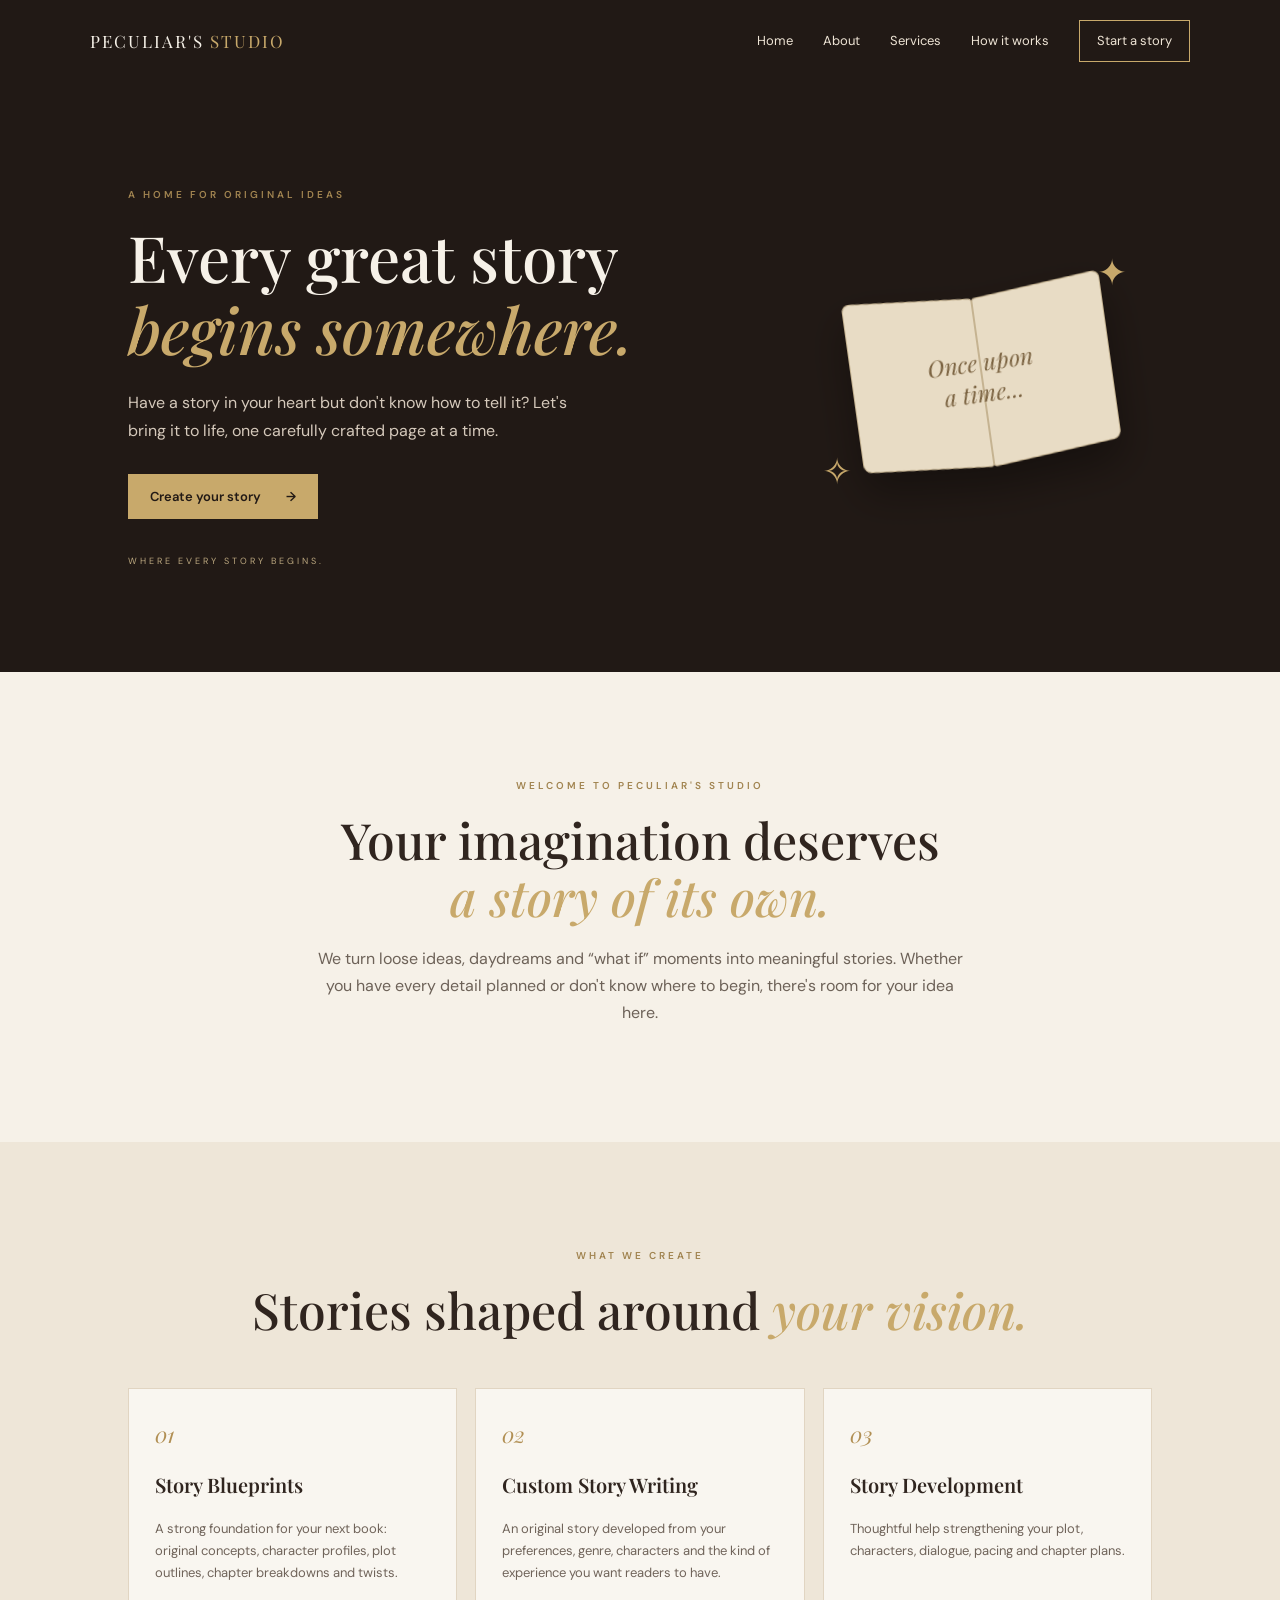
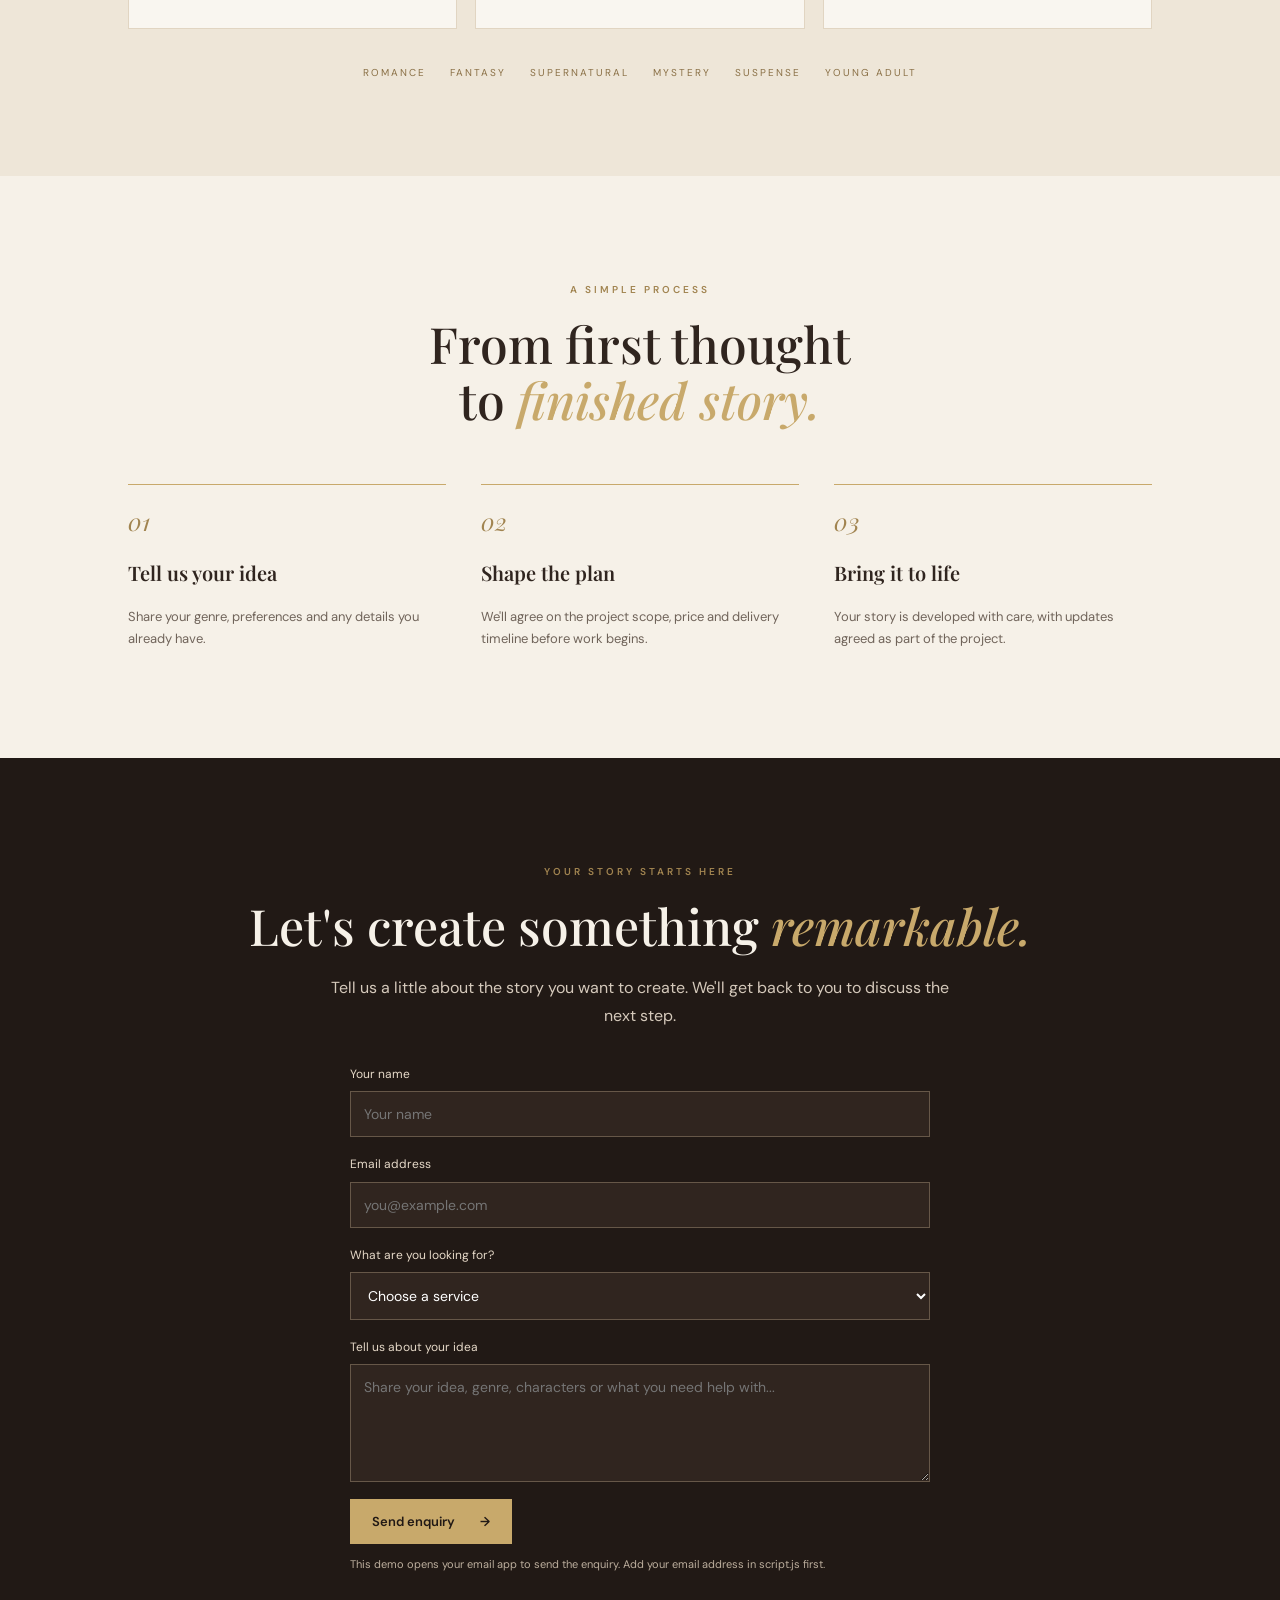
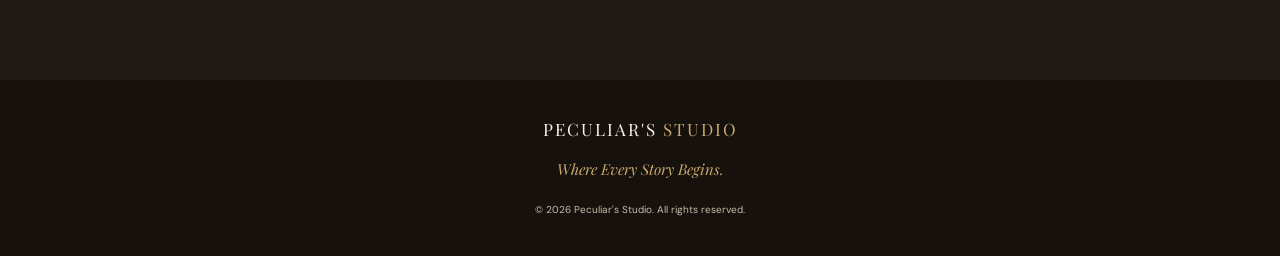
<file: index.html>
<!DOCTYPE html>
<html lang="en">
<head>
  <meta charset="UTF-8">
  <meta name="viewport" content="width=device-width, initial-scale=1.0">
  <title>Peculiar's Studio | Custom Story Writing & Story Development</title>
  <meta name="description" content="Peculiar's Studio offers custom story writing, original story ideas, story blueprints and creative story development. Bring your imagination to life.">
  <link rel="preconnect" href="https://fonts.googleapis.com">
  <link rel="preconnect" href="https://fonts.gstatic.com" crossorigin>
  <link href="https://fonts.googleapis.com/css2?family=DM+Sans:wght@400;500;600&family=Playfair+Display:wght@500;600;700&display=swap" rel="stylesheet">
  <link rel="stylesheet" href="styles.css">
</head>
<body>
  <header class="site-header">
    <a class="brand" href="#home">PECULIAR'S <span>STUDIO</span></a>
    <button class="menu-toggle" aria-label="Open menu" aria-expanded="false">☰</button>
    <nav class="nav">
      <a href="#home">Home</a><a href="#about">About</a><a href="#services">Services</a><a href="#process">How it works</a><a class="nav-cta" href="#contact">Start a story</a>
    </nav>
  </header>

  <main>
    <section class="hero" id="home">
      <div class="hero-content">
        <p class="eyebrow">A HOME FOR ORIGINAL IDEAS</p>
        <h1>Every great story<br><em>begins somewhere.</em></h1>
        <p class="hero-copy">Have a story in your heart but don't know how to tell it? Let's bring it to life, one carefully crafted page at a time.</p>
        <a class="button" href="#contact">Create your story <span>→</span></a>
        <p class="tagline">WHERE EVERY STORY BEGINS.</p>
      </div>
      <div class="hero-art" aria-label="Decorative open book illustration">
        <div class="book"><div class="book-page"></div><div class="book-page right"></div><span>Once upon<br>a time...</span></div>
        <div class="spark spark-one">✦</div><div class="spark spark-two">✧</div>
      </div>
    </section>

    <section class="intro section" id="about">
      <p class="eyebrow">WELCOME TO PECULIAR'S STUDIO</p>
      <h2>Your imagination deserves<br><em>a story of its own.</em></h2>
      <p>We turn loose ideas, daydreams and “what if” moments into meaningful stories. Whether you have every detail planned or don't know where to begin, there's room for your idea here.</p>
    </section>

    <section class="services section" id="services">
      <p class="eyebrow">WHAT WE CREATE</p>
      <h2>Stories shaped around <em>your vision.</em></h2>
      <div class="service-grid">
        <article class="service-card"><span class="number">01</span><h3>Story Blueprints</h3><p>A strong foundation for your next book: original concepts, character profiles, plot outlines, chapter breakdowns and twists.</p></article>
        <article class="service-card"><span class="number">02</span><h3>Custom Story Writing</h3><p>An original story developed from your preferences, genre, characters and the kind of experience you want readers to have.</p></article>
        <article class="service-card"><span class="number">03</span><h3>Story Development</h3><p>Thoughtful help strengthening your plot, characters, dialogue, pacing and chapter plans.</p></article>
      </div>
      <div class="genres"><span>ROMANCE</span><span>FANTASY</span><span>SUPERNATURAL</span><span>MYSTERY</span><span>SUSPENSE</span><span>YOUNG ADULT</span></div>
    </section>

    <section class="process section" id="process">
      <p class="eyebrow">A SIMPLE PROCESS</p><h2>From first thought<br>to <em>finished story.</em></h2>
      <div class="steps">
        <div><b>01</b><h3>Tell us your idea</h3><p>Share your genre, preferences and any details you already have.</p></div>
        <div><b>02</b><h3>Shape the plan</h3><p>We'll agree on the project scope, price and delivery timeline before work begins.</p></div>
        <div><b>03</b><h3>Bring it to life</h3><p>Your story is developed with care, with updates agreed as part of the project.</p></div>
      </div>
    </section>

    <section class="contact section" id="contact">
      <p class="eyebrow">YOUR STORY STARTS HERE</p><h2>Let's create something <em>remarkable.</em></h2>
      <p>Tell us a little about the story you want to create. We'll get back to you to discuss the next step.</p>
      <form id="story-form">
        <label>Your name<input name="name" required placeholder="Your name"></label>
        <label>Email address<input type="email" name="email" required placeholder="you@example.com"></label>
        <label>What are you looking for?
          <select name="service" required><option value="">Choose a service</option><option>Story Blueprint</option><option>Custom Story Writing</option><option>Story Development</option></select>
        </label>
        <label>Tell us about your idea<textarea name="idea" rows="5" required placeholder="Share your idea, genre, characters or what you need help with..."></textarea></label>
        <button class="button" type="submit">Send enquiry <span>→</span></button>
        <p class="form-note">This demo opens your email app to send the enquiry. Add your email address in script.js first.</p>
      </form>
    </section>
  </main>

  <footer><a class="brand" href="#home">PECULIAR'S <span>STUDIO</span></a><p>Where Every Story Begins.</p><small>© <span id="year"></span> Peculiar's Studio. All rights reserved.</small></footer>
  <script src="script.js"></script>
</body>
</html>
</file>
<file: styles.css>
*{box-sizing:border-box}html{scroll-behavior:smooth}body{margin:0;background:#f6f1e8;color:#30251f;font-family:'DM Sans',sans-serif;line-height:1.7}.site-header{height:82px;padding:0 7%;display:flex;align-items:center;justify-content:space-between;background:#211915;color:#f6f1e8}.brand{font-family:'Playfair Display',serif;font-size:17px;letter-spacing:2px;color:#f6f1e8;text-decoration:none}.brand span{color:#c8a96b}.nav{display:flex;gap:30px;align-items:center}.nav a{color:#eee4d5;text-decoration:none;font-size:13px}.nav a:hover{color:#d5b77b}.nav .nav-cta{border:1px solid #c8a96b;padding:9px 17px}.menu-toggle{display:none;background:none;border:0;color:white;font-size:25px}.hero{min-height:590px;background:#211915;color:#f6f1e8;padding:90px 10%;display:flex;align-items:center;justify-content:space-between;gap:50px}.hero-content{max-width:570px}.eyebrow{font-size:10px;letter-spacing:3px;color:#a18450;font-weight:600}.hero h1,.section h2{font-family:'Playfair Display',serif;font-size:clamp(38px,5vw,65px);line-height:1.13;font-weight:500;margin:18px 0}.hero h1 em,.section h2 em{color:#c8a96b;font-weight:500}.hero-copy{max-width:480px;color:#d5c9bb;margin:24px 0 30px}.button{display:inline-flex;gap:25px;align-items:center;background:#c8a96b;color:#211915;text-decoration:none;border:0;padding:14px 22px;font:600 13px 'DM Sans',sans-serif;cursor:pointer}.tagline{font-size:9px;letter-spacing:3px;color:#bba77f;margin-top:35px}.hero-art{width:340px;height:290px;position:relative;display:grid;place-items:center}.book{width:260px;height:170px;position:relative;display:flex;transform:rotate(-8deg);filter:drop-shadow(0 20px 20px #0005)}.book-page{width:50%;height:100%;background:#e8dcc5;border-radius:8px 3px 3px 8px;border:1px solid #c5b391;transform:skewY(5deg)}.book-page.right{border-radius:3px 8px 8px 3px;transform:skewY(-5deg)}.book span{position:absolute;inset:0;display:grid;place-items:center;text-align:center;color:#7a6240;font:italic 23px 'Playfair Display',serif}.spark{position:absolute;color:#c8a96b;font-size:36px}.spark-one{top:10px;right:25px}.spark-two{bottom:20px;left:10px}.section{padding:95px 10%;text-align:center}.intro{max-width:950px;margin:auto}.intro>p:last-child,.contact>p:not(.eyebrow){max-width:650px;margin:20px auto;color:#6d6258}.section h2{font-size:clamp(34px,4vw,50px)}.services{background:#eee6d8}.service-grid{display:grid;grid-template-columns:repeat(3,1fr);gap:18px;margin:50px 0 35px;text-align:left}.service-card{background:#f9f6f0;padding:30px 26px;border:1px solid #e1d5c2}.number{font:italic 22px 'Playfair Display',serif;color:#b18f53}.service-card h3,.steps h3{font:600 20px 'Playfair Display',serif}.service-card p,.steps p{font-size:13px;color:#70645a}.genres{display:flex;justify-content:center;gap:12px 24px;flex-wrap:wrap;color:#8a7046;font-size:10px;letter-spacing:2px}.steps{display:grid;grid-template-columns:repeat(3,1fr);gap:35px;text-align:left;margin-top:55px}.steps>div{border-top:1px solid #c8a96b;padding-top:20px}.steps b{color:#a18450;font:italic 24px 'Playfair Display',serif}.contact{background:#211915;color:#f6f1e8}.contact>p:not(.eyebrow){color:#d5c9bb}form{max-width:580px;margin:35px auto 0;text-align:left}label{display:block;font-size:12px;color:#e6d9c8;margin:17px 0}input,select,textarea{display:block;width:100%;margin-top:7px;padding:13px;border:1px solid #665748;background:#30251f;color:#fff;font:14px 'DM Sans',sans-serif}textarea{resize:vertical}.form-note{font-size:11px;color:#bcae9d}footer{background:#17110e;color:#c8bba9;text-align:center;padding:35px 15px}footer p{font:italic 15px 'Playfair Display',serif;color:#c8a96b}footer small{font-size:10px}.menu-toggle{cursor:pointer}@media(max-width:760px){.site-header{height:70px}.menu-toggle{display:block}.nav{display:none;position:absolute;z-index:3;top:70px;left:0;right:0;background:#211915;padding:20px 7%;flex-direction:column;align-items:flex-start}.nav.open{display:flex}.hero{padding:65px 8%;display:block}.hero-art{margin:35px auto 0;max-width:100%}.section{padding:70px 8%}.service-grid,.steps{grid-template-columns:1fr}.service-card{padding:25px}.genres{gap:12px 16px}}
</file>
